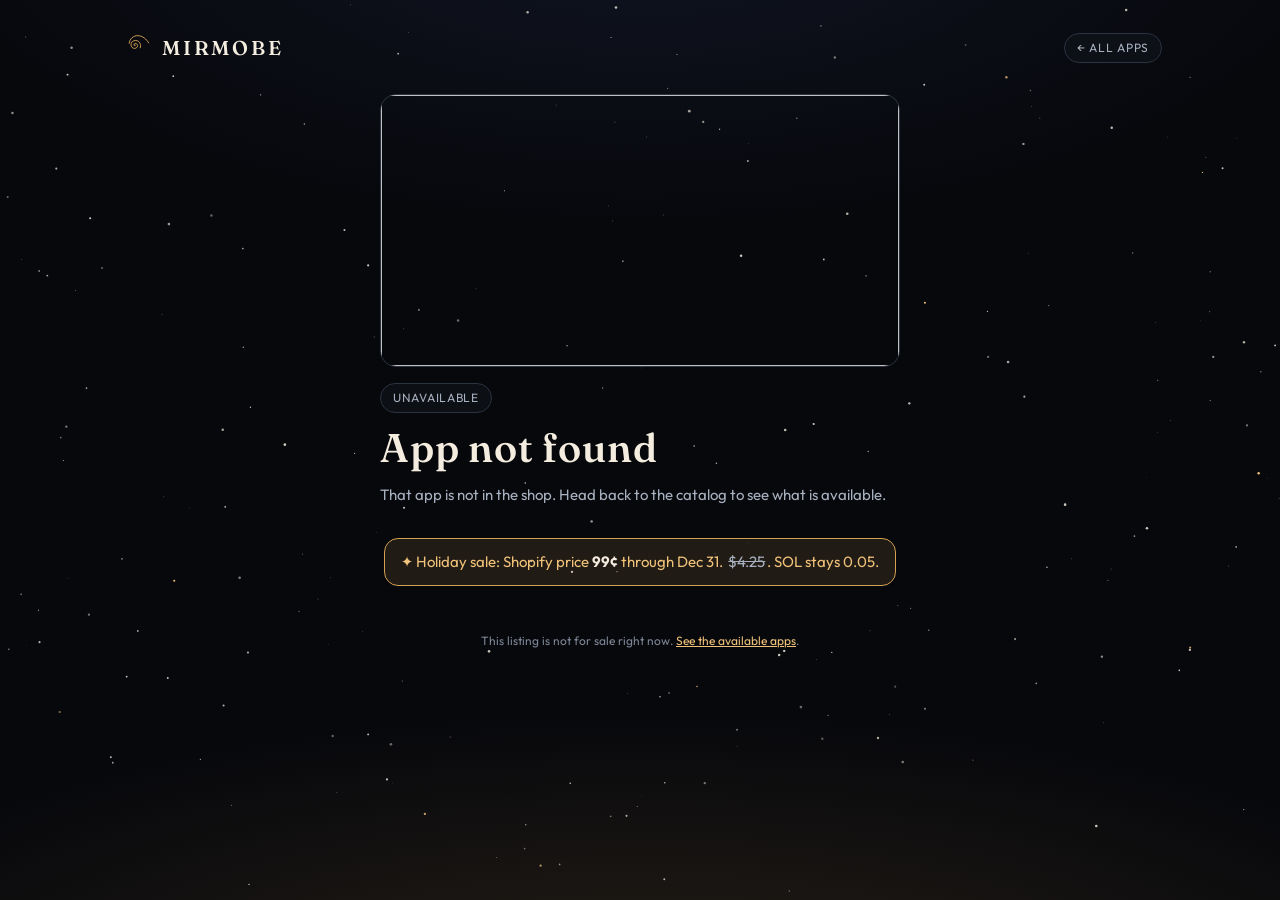
<file: pay.html>
<!doctype html>
<html lang="en">
<head>
<meta charset="utf-8">
<meta name="viewport" content="width=device-width, initial-scale=1, viewport-fit=cover">
<title>Pay 0.05 SOL · Mirmobe Apps</title>
<meta name="description" content="Pay 0.05 SOL on-chain for a Mirmobe app. Scan, tap, verify, done.">
<meta name="theme-color" content="#07080c">
<meta property="og:title" content="Pay 0.05 SOL · Mirmobe Apps">
<meta property="og:image" content="https://mirmobe.github.io/mirmobe-apps/sky/og.jpg">
<link rel="icon" type="image/svg+xml" href="favicon.svg"><link rel="apple-touch-icon" href="mirmobe-mark.png">
<link rel="preconnect" href="https://fonts.googleapis.com"><link rel="preconnect" href="https://fonts.gstatic.com" crossorigin>
<link rel="stylesheet" href="https://fonts.googleapis.com/css2?family=Fraunces:opsz,wght@9..144,560;9..144,640&family=Outfit:wght@400;500;600&display=swap">
<link rel="stylesheet" href="style.css">
</head>
<body>
<canvas id="stars"></canvas>
<div class="wrap">
  <header class="top">
    <a class="brand" href="./"><span data-spiral></span><b>Mirmobe</b></a>
    <a class="chip" href="./" style="text-decoration:none">← All apps</a>
  </header>
  <main class="pay">
    <img class="appimg" id="appImg" alt="">
    <div>
      <span class="chip" id="appTag"></span>
      <h1 id="appName" style="font-size:clamp(28px,7vw,40px);letter-spacing:.02em">Mirmobe App</h1>
      <p class="note" id="appPitch" style="font-size:15px"></p>
    </div>

    <section class="panel granted" id="granted">
      <h2>Access granted ✦</h2>
      <p class="note">Payment verified on-chain. Welcome in, ser. Bookmark the link below.</p>
      <a class="btn primary wide" id="launchBtn" href="#" target="_blank" rel="noopener">Launch the app</a>
    </section>

    <div class="sale-banner" role="status">✦ Holiday sale: Shopify price <strong>99¢</strong> through Dec 31. <s>$4.25</s>. SOL stays 0.05.</div>
    <section class="panel" id="paySection">
      <div class="price"><span class="note">One-time unlock</span><span class="amt">0.05 SOL</span></div>
      <p class="note" style="margin:4px 0 0">Scan with any Solana wallet camera. Amount and memo are prefilled; you just confirm.</p>
      <div class="qrbox" id="qr" role="img" aria-label="Solana Pay QR code"></div>
      <p class="note" style="text-align:center;margin:8px 0 14px">Solana Pay QR · 0.05 SOL to Mirmobe</p>
      <div class="wallets">
        <a class="btn primary" id="connectedPay" href="#" style="display:none">Pay 0.05 SOL with this wallet</a>
        <a class="btn" id="phantomBtn" href="#">Open in Phantom</a>
        <a class="btn" id="solflareBtn" href="#">Open in Solflare</a>
        <a class="btn" id="solanaPayBtn" href="#">Jupiter / any wallet (Solana Pay link)</a>
      </div>
      <p class="note" style="margin:10px 0 6px">Phantom and Solflare open this page in their in-app browser, then tap “Pay 0.05 SOL with this wallet.” Jupiter Mobile has no documented browse deep link, so use the Solana Pay link or scan the QR with Jupiter’s Magic Scan.</p>
      <label for="addr">Or send manually to</label>
      <div class="addr"><code id="addr"></code><button class="btn" id="copyBtn" type="button">Copy</button></div>
    </section>

    <section class="panel">
      <h2>Already paid?</h2>
      <label for="sig">Paste your transaction signature or a Solscan link</label>
      <input type="text" id="sig" autocomplete="off" spellcheck="false" placeholder="5h3x…  or  https://solscan.io/tx/…">
      <div style="height:10px"></div>
      <button class="btn primary wide" id="verifyBtn" type="button">Verify on-chain</button>
      <p class="status" id="status" aria-live="polite"></p>
      <p class="note" style="margin:0">We check: tx succeeded, ≥ 0.05 SOL landed in the Mirmobe wallet, and it’s under 7 days old. Read straight from Solana mainnet, no middleman.</p>
    </section>

    <p class="disclaimer">Buying an app, not a token. No yield, no financial promises. Payments are final; network fees are on you. Prefer USD? <a id="shopLink" href="./">Buy on Shopify</a>.</p>
  </main>
</div>
<script src="apps.js"></script>
<script src="common.js"></script>
<script src="vendor/qrcode.js"></script>
<script>
(function(){
  var M = window.MIRMOBE;
  var slug = new URLSearchParams(location.search).get('app') || '';
  var app = M.apps.filter(function(a){return a.slug===slug;})[0];
  if(!app){
    document.title = 'Not available \u00b7 Mirmobe Apps';
    var unavailableName = slug === 'punch-out' ? 'This app is not available' : 'App not found';
    var unavailablePitch = slug === 'punch-out'
      ? 'This app is temporarily off the shop while it is being reworked. The rest of the catalog is still up.'
      : 'That app is not in the shop. Head back to the catalog to see what is available.';
    document.getElementById('appName').textContent = unavailableName;
    document.getElementById('appPitch').textContent = unavailablePitch;
    document.getElementById('appTag').textContent = 'Unavailable';
    var pay = document.getElementById('paySection'); if(pay) pay.style.display = 'none';
    var granted = document.getElementById('granted'); if(granted) granted.style.display = 'none';
    // Hide the verify/already-paid panel: it is the second .panel after #paySection.
    var panels = document.querySelectorAll('main.pay > section.panel');
    for(var i=0;i<panels.length;i++){ if(panels[i].id !== 'granted' && panels[i].id !== 'paySection'){ panels[i].style.display = 'none'; } }
    var disc = document.querySelector('main.pay > p.disclaimer');
    if(disc) disc.innerHTML = 'This listing is not for sale right now. <a href="./">See the available apps</a>.';
    return;
  }

  // ===== settings (reused from the Meme Crucible paywall) =====
  var PRICE_SOL = M.priceSol, PAYMENT_ADDRESS = M.payTo;
  var RPC_URLS = ['https://solana-rpc.publicnode.com','https://api.mainnet-beta.solana.com'];
  var PAYMENT_MAX_AGE_MS = 7*24*60*60*1000, LAMPORTS_PER_SOL = 1e9;
  var MIN_LAMPORTS = Math.round(PRICE_SOL*LAMPORTS_PER_SOL);
  var LS_UNLOCK = 'mirmobe_apps_unlocked_'+app.slug, LS_USED = 'mirmobe_apps_used_sigs';
  var SOLANA_PAY_URL = 'solana:'+PAYMENT_ADDRESS+'?amount='+PRICE_SOL+'&label='+encodeURIComponent(M.label)+'&message='+encodeURIComponent(app.name);

  document.title = 'Pay 0.05 SOL · '+app.name;
  var $ = function(id){return document.getElementById(id);};
  $('appImg').src = app.img; $('appImg').alt = app.name;
  $('appName').textContent = app.name; $('appPitch').textContent = app.pitch; $('appTag').textContent = app.tag;
  $('addr').textContent = PAYMENT_ADDRESS; $('launchBtn').href = app.url;
  if(app.shopify) $('shopLink').href = app.shopify;

  // QR (bundled qrcode-generator, no third-party API)
  var q = qrcode(0,'M'); q.addData(SOLANA_PAY_URL); q.make();
  $('qr').innerHTML = q.createSvgTag({cellSize:6, margin:2, scalable:true});

  // Wallet deep links
  var here = location.href.split('#')[0], ref = encodeURIComponent(location.origin);
  $('phantomBtn').href  = 'https://phantom.app/ul/browse/'+encodeURIComponent(here)+'?ref='+ref;
  $('solflareBtn').href = 'https://solflare.com/ul/v1/browse/'+encodeURIComponent(here)+'?ref='+ref;
  $('solanaPayBtn').href = SOLANA_PAY_URL;

  $('copyBtn').addEventListener('click', function(){
    var b=this; navigator.clipboard.writeText(PAYMENT_ADDRESS).then(function(){b.textContent='Copied';setTimeout(function(){b.textContent='Copy';},1600);},
      function(){setStatus('Copy failed. Long-press the address to copy it.','err');});
  });

  function setStatus(msg,kind){var s=$('status');s.textContent=msg||'';s.className='status'+(kind?' '+kind:'');}
  function grant(){ $('granted').classList.add('show'); $('granted').scrollIntoView({behavior:'smooth',block:'center'}); }
  if(localStorage.getItem(LS_UNLOCK)==='1') grant();

  function usedSigs(){try{var p=JSON.parse(localStorage.getItem(LS_USED)||'[]');return Array.isArray(p)?p:[];}catch(e){return [];}}
  function extractSignature(raw){
    var t=(raw||'').trim(); if(!t) return '';
    var m=t.match(/(?:solscan\.io|solana\.fm|explorer\.solana\.com|orb\.helius\.dev)\/(?:tx|transaction)\/([1-9A-HJ-NP-Za-km-z]+)/i); if(m) return m[1];
    var s=t.match(/[1-9A-HJ-NP-Za-km-z]{80,90}/); return s?s[0]:'';
  }
  function collectAccountKeys(tx){
    var keys=[], ak=(tx.transaction&&tx.transaction.message&&tx.transaction.message.accountKeys)||[];
    ak.forEach(function(k){keys.push(typeof k==='string'?k:k.pubkey);});
    var l=tx.meta&&tx.meta.loadedAddresses; if(l){(l.writable||[]).forEach(function(k){keys.push(k);});(l.readonly||[]).forEach(function(k){keys.push(k);});}
    return keys;
  }
  function recipientGainLamports(tx,address){
    var keys=collectAccountKeys(tx), i=keys.indexOf(address); if(i===-1) return 0;
    var pre=(tx.meta.preBalances||[])[i], post=(tx.meta.postBalances||[])[i];
    if(!isFinite(pre)||!isFinite(post)) return 0; return post-pre;
  }
  async function rpc(method,params){
    var lastErr;
    for(var i=0;i<RPC_URLS.length;i++){
      try{
        var r=await fetch(RPC_URLS[i],{method:'POST',headers:{'Content-Type':'application/json'},body:JSON.stringify({jsonrpc:'2.0',id:1,method:method,params:params})});
        if(!r.ok) throw new Error('HTTP '+r.status);
        var b=await r.json(); if(b.error) throw new Error(b.error.message||'RPC error');
        return b.result;
      }catch(e){lastErr=e;}
    }
    throw new Error('The Solana network could not be reached ('+(lastErr&&lastErr.message)+'). Try again in a moment.');
  }
  async function verifyPaymentSignature(signature){
    if(usedSigs().indexOf(signature)!==-1 && localStorage.getItem(LS_UNLOCK)!=='1') throw new Error('This signature was already used for a different app in this browser.');
    var tx=await rpc('getTransaction',[signature,{encoding:'jsonParsed',maxSupportedTransactionVersion:0,commitment:'confirmed'}]);
    if(!tx) throw new Error('Transaction not found yet. Give it a few seconds, then try again.');
    if(tx.meta==null||tx.meta.err) throw new Error('That transaction did not succeed on-chain.');
    var age=Date.now()-((tx.blockTime||0)*1000);
    if(!tx.blockTime||age>PAYMENT_MAX_AGE_MS||age<-60000) throw new Error('That payment is older than 7 days, or has no timestamp.');
    if(recipientGainLamports(tx,PAYMENT_ADDRESS)<MIN_LAMPORTS) throw new Error('That transaction did not send at least '+PRICE_SOL+' SOL to the Mirmobe wallet.');
    var u=usedSigs(); if(u.indexOf(signature)===-1){u.push(signature);localStorage.setItem(LS_USED,JSON.stringify(u));}
    localStorage.setItem(LS_UNLOCK,'1');
  }
  async function runVerify(sig){
    var b=$('verifyBtn'); b.disabled=true; setStatus('Reading the chain…','pending');
    try{ await verifyPaymentSignature(sig); setStatus('Verified. 0.05 SOL received. WAGMI.','ok'); grant(); }
    catch(e){ setStatus(e&&e.message?e.message:'Could not verify that payment.','err'); throw e; }
    finally{ b.disabled=false; }
  }
  $('verifyBtn').addEventListener('click',function(){
    var sig=extractSignature($('sig').value);
    if(!sig){setStatus('Paste a valid Solana transaction signature first.','err');return;}
    runVerify(sig).catch(function(){});
  });

  // In-wallet browser: pay directly with the injected provider
  function provider(){
    if(window.phantom&&window.phantom.solana&&window.phantom.solana.isPhantom) return window.phantom.solana;
    if(window.solflare&&window.solflare.isSolflare) return window.solflare;
    if(window.jupiter&&window.jupiter.solana) return window.jupiter.solana;
    if(window.solana) return window.solana;
    return null;
  }
  function setupInjected(){
    var p=provider(); if(!p) return;
    var btn=$('connectedPay'); btn.style.display='';
    btn.addEventListener('click',function(ev){ev.preventDefault();payWithProvider(p);});
  }
  function b58(bytes){var A='123456789ABCDEFGHJKLMNPQRSTUVWXYZabcdefghijkmnopqrstuvwxyz',d=[0],i,j,c,out='';bytes=Array.from(bytes);for(i=0;i<bytes.length;i++){c=bytes[i];for(j=0;j<d.length;j++){c+=d[j]<<8;d[j]=c%58;c=(c/58)|0;}while(c){d.push(c%58);c=(c/58)|0;}}for(i=0;i<bytes.length&&bytes[i]===0;i++)out+='1';for(i=d.length-1;i>=0;i--)out+=A[d[i]];return out;}
  function loadWeb3(){return new Promise(function(res,rej){if(window.solanaWeb3)return res(window.solanaWeb3);var s=document.createElement('script');s.src='vendor/solana-web3.iife.min.js';s.onload=function(){res(window.solanaWeb3);};s.onerror=rej;document.head.appendChild(s);});}
  async function payWithProvider(p){
    try{
      setStatus('Connecting wallet…','pending');
      var W=await loadWeb3();
      var resp=await p.connect(); var from=(resp&&resp.publicKey)||p.publicKey;
      from=new W.PublicKey(from.toString());
      var bh=await rpc('getLatestBlockhash',[{commitment:'confirmed'}]);
      var tx=new W.Transaction({feePayer:from,recentBlockhash:bh.value.blockhash});
      tx.add(W.SystemProgram.transfer({fromPubkey:from,toPubkey:new W.PublicKey(PAYMENT_ADDRESS),lamports:MIN_LAMPORTS}));
      setStatus('Confirm 0.05 SOL in your wallet…','pending');
      var out=await p.signAndSendTransaction(tx);
      var sig=(out&&out.signature)||out; if(typeof sig!=='string') sig=b58(sig);
      $('sig').value=sig;
      setStatus('Sent. Waiting for confirmation…','pending');
      for(var i=0;i<20;i++){ await new Promise(function(r){setTimeout(r,2500);}); try{ await runVerify(sig); return; }catch(e){ if(!/not found/i.test(e.message)) return; } }
    }catch(e){ setStatus((e&&e.message)||'Wallet payment was cancelled.','err'); }
  }
  if(document.readyState==='complete') setupInjected(); else addEventListener('load',function(){setTimeout(setupInjected,300);});
})();
</script>
</body>
</html>
</file>
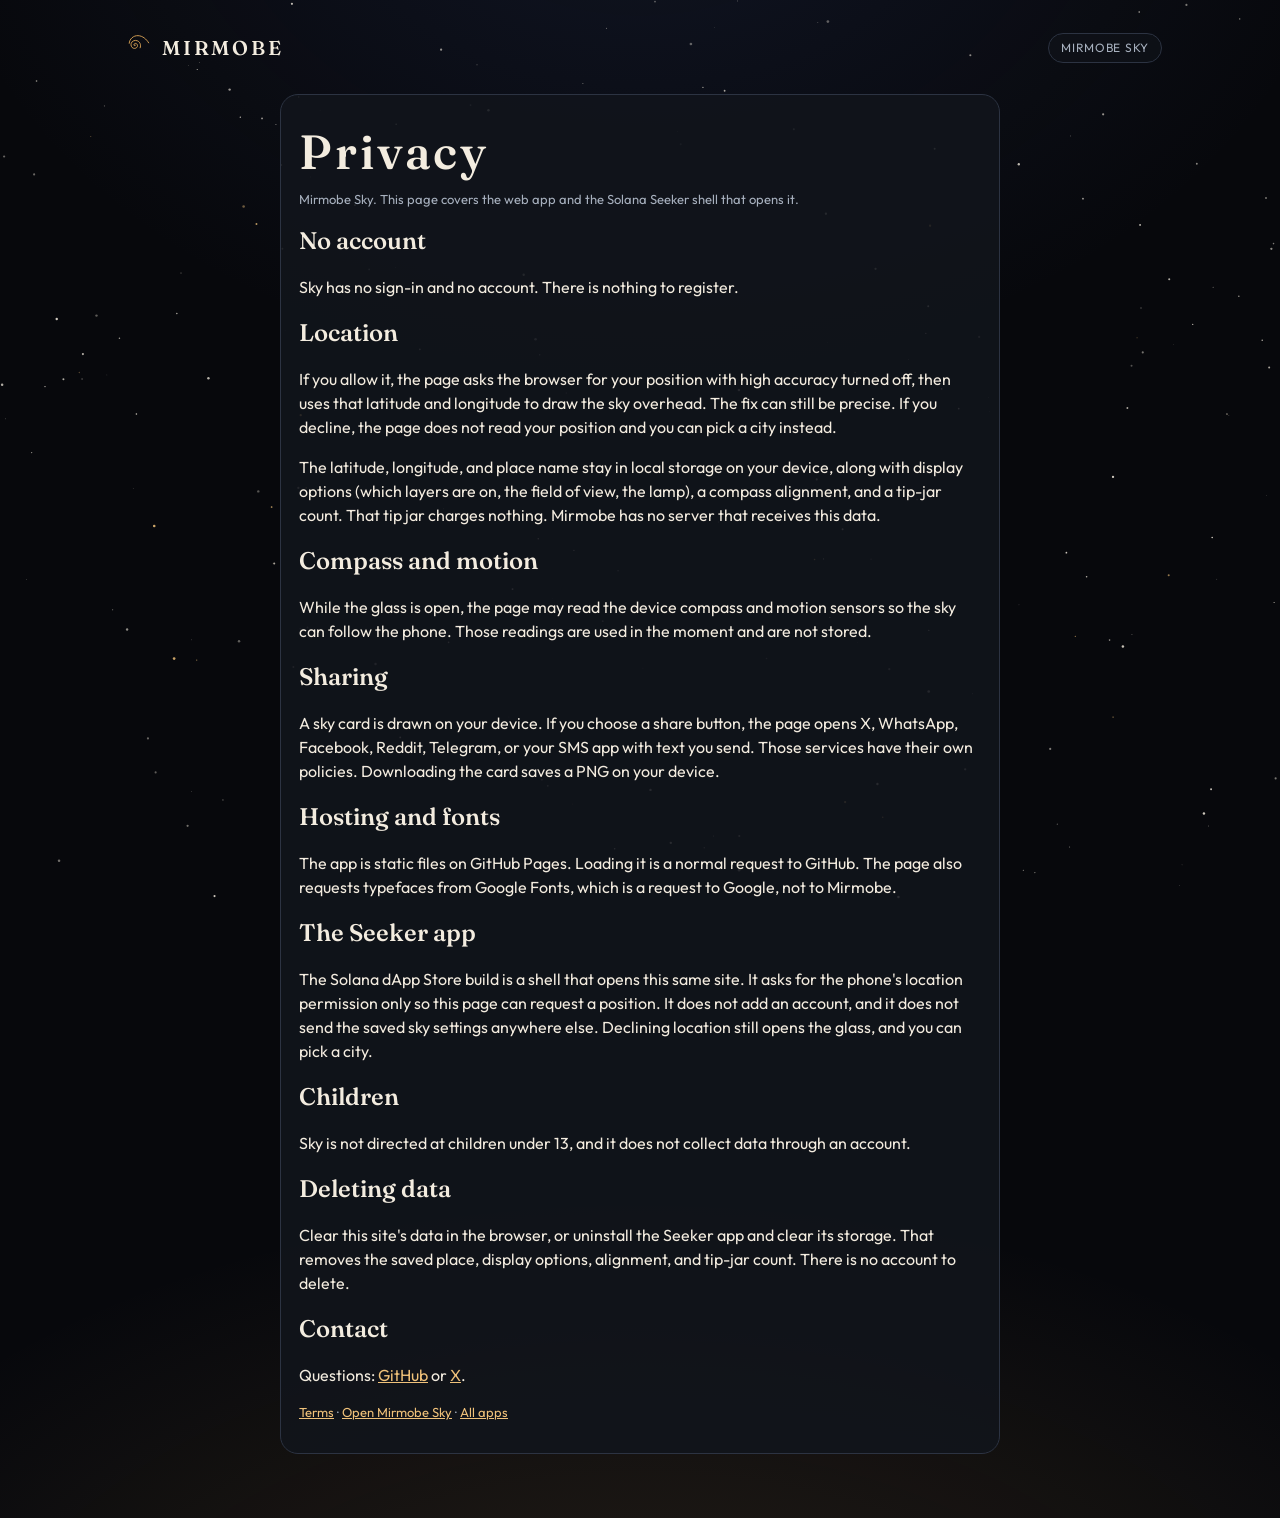
<file: sky/privacy.html>
<!doctype html>
<html lang="en">
<head>
<meta charset="utf-8">
<meta name="viewport" content="width=device-width, initial-scale=1, viewport-fit=cover">
<title>Privacy · Mirmobe Sky</title>
<meta name="description" content="How Mirmobe Sky handles location, compass readings, and data stored on your device.">
<link rel="canonical" href="https://mirmobe.github.io/mirmobe-apps/sky/privacy.html">
<meta name="theme-color" content="#07080c">
<meta property="og:type" content="website">
<meta property="og:url" content="https://mirmobe.github.io/mirmobe-apps/sky/privacy.html">
<meta property="og:title" content="Privacy · Mirmobe Sky">
<meta property="og:description" content="How Mirmobe Sky handles location, compass readings, and data stored on your device.">
<meta property="og:image" content="https://mirmobe.github.io/mirmobe-apps/sky/og.jpg">
<meta name="twitter:card" content="summary_large_image">
<meta name="twitter:title" content="Privacy · Mirmobe Sky">
<meta name="twitter:description" content="How Mirmobe Sky handles location, compass readings, and data stored on your device.">
<meta name="twitter:image" content="https://mirmobe.github.io/mirmobe-apps/sky/og.jpg">
<link rel="icon" type="image/svg+xml" href="../favicon.svg">
<link rel="preconnect" href="https://fonts.googleapis.com"><link rel="preconnect" href="https://fonts.gstatic.com" crossorigin>
<link rel="stylesheet" href="https://fonts.googleapis.com/css2?family=Fraunces:opsz,wght@9..144,560;9..144,640&family=Outfit:wght@400;500;600&display=swap">
<link rel="stylesheet" href="../style.css">
</head>
<body>
<canvas id="stars"></canvas>
<div class="wrap">
  <header class="top">
    <a class="brand" href="../"><span data-spiral></span><b>Mirmobe</b></a>
    <a class="chip" href="./" style="text-decoration:none">Mirmobe Sky</a>
  </header>
  <section class="panel" style="max-width:720px;margin:0 auto">
    <h1 style="font-size:clamp(32px,6vw,48px)">Privacy</h1>
    <p class="note">Mirmobe Sky. This page covers the web app and the Solana Seeker shell that opens it.</p>
    <h2>No account</h2>
    <p>Sky has no sign-in and no account. There is nothing to register.</p>
    <h2>Location</h2>
    <p>If you allow it, the page asks the browser for your position with high accuracy turned off, then uses that latitude and longitude to draw the sky overhead. The fix can still be precise. If you decline, the page does not read your position and you can pick a city instead.</p>
    <p>The latitude, longitude, and place name stay in local storage on your device, along with display options (which layers are on, the field of view, the lamp), a compass alignment, and a tip-jar count. That tip jar charges nothing. Mirmobe has no server that receives this data.</p>
    <h2>Compass and motion</h2>
    <p>While the glass is open, the page may read the device compass and motion sensors so the sky can follow the phone. Those readings are used in the moment and are not stored.</p>
    <h2>Sharing</h2>
    <p>A sky card is drawn on your device. If you choose a share button, the page opens X, WhatsApp, Facebook, Reddit, Telegram, or your SMS app with text you send. Those services have their own policies. Downloading the card saves a PNG on your device.</p>
    <h2>Hosting and fonts</h2>
    <p>The app is static files on GitHub Pages. Loading it is a normal request to GitHub. The page also requests typefaces from Google Fonts, which is a request to Google, not to Mirmobe.</p>
    <h2>The Seeker app</h2>
    <p>The Solana dApp Store build is a shell that opens this same site. It asks for the phone's location permission only so this page can request a position. It does not add an account, and it does not send the saved sky settings anywhere else. Declining location still opens the glass, and you can pick a city.</p>
    <h2>Children</h2>
    <p>Sky is not directed at children under 13, and it does not collect data through an account.</p>
    <h2>Deleting data</h2>
    <p>Clear this site's data in the browser, or uninstall the Seeker app and clear its storage. That removes the saved place, display options, alignment, and tip-jar count. There is no account to delete.</p>
    <h2>Contact</h2>
    <p>Questions: <a href="https://github.com/mirmobe/mirmobe-apps">GitHub</a> or <a href="https://x.com/mirmobe">X</a>.</p>
    <p class="note"><a href="terms.html">Terms</a> · <a href="./">Open Mirmobe Sky</a> · <a href="../">All apps</a></p>
  </section>
</div>
<script src="../common.js"></script>
</body>
</html>
</file>
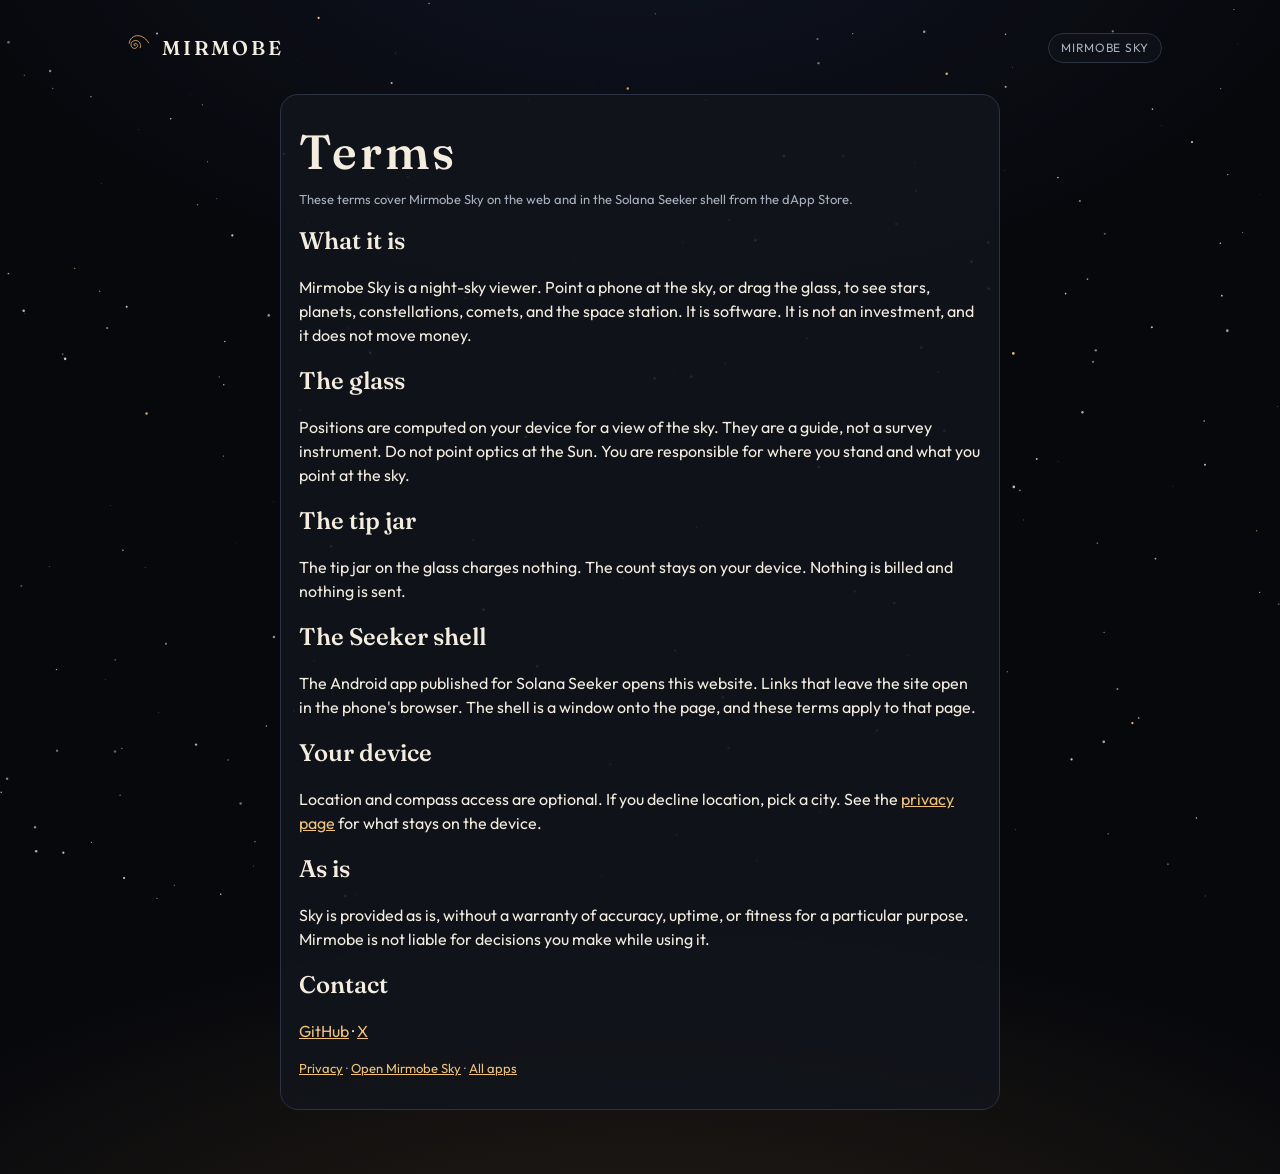
<file: sky/terms.html>
<!doctype html>
<html lang="en">
<head>
<meta charset="utf-8">
<meta name="viewport" content="width=device-width, initial-scale=1, viewport-fit=cover">
<title>Terms · Mirmobe Sky</title>
<meta name="description" content="Terms for Mirmobe Sky, a night-sky viewer for the web and Solana Seeker.">
<link rel="canonical" href="https://mirmobe.github.io/mirmobe-apps/sky/terms.html">
<meta name="theme-color" content="#07080c">
<meta property="og:type" content="website">
<meta property="og:url" content="https://mirmobe.github.io/mirmobe-apps/sky/terms.html">
<meta property="og:title" content="Terms · Mirmobe Sky">
<meta property="og:description" content="Terms for Mirmobe Sky, a night-sky viewer for the web and Solana Seeker.">
<meta property="og:image" content="https://mirmobe.github.io/mirmobe-apps/sky/og.jpg">
<meta name="twitter:card" content="summary_large_image">
<meta name="twitter:title" content="Terms · Mirmobe Sky">
<meta name="twitter:description" content="Terms for Mirmobe Sky, a night-sky viewer for the web and Solana Seeker.">
<meta name="twitter:image" content="https://mirmobe.github.io/mirmobe-apps/sky/og.jpg">
<link rel="icon" type="image/svg+xml" href="../favicon.svg">
<link rel="preconnect" href="https://fonts.googleapis.com"><link rel="preconnect" href="https://fonts.gstatic.com" crossorigin>
<link rel="stylesheet" href="https://fonts.googleapis.com/css2?family=Fraunces:opsz,wght@9..144,560;9..144,640&family=Outfit:wght@400;500;600&display=swap">
<link rel="stylesheet" href="../style.css">
</head>
<body>
<canvas id="stars"></canvas>
<div class="wrap">
  <header class="top">
    <a class="brand" href="../"><span data-spiral></span><b>Mirmobe</b></a>
    <a class="chip" href="./" style="text-decoration:none">Mirmobe Sky</a>
  </header>
  <section class="panel" style="max-width:720px;margin:0 auto">
    <h1 style="font-size:clamp(32px,6vw,48px)">Terms</h1>
    <p class="note">These terms cover Mirmobe Sky on the web and in the Solana Seeker shell from the dApp Store.</p>
    <h2>What it is</h2>
    <p>Mirmobe Sky is a night-sky viewer. Point a phone at the sky, or drag the glass, to see stars, planets, constellations, comets, and the space station. It is software. It is not an investment, and it does not move money.</p>
    <h2>The glass</h2>
    <p>Positions are computed on your device for a view of the sky. They are a guide, not a survey instrument. Do not point optics at the Sun. You are responsible for where you stand and what you point at the sky.</p>
    <h2>The tip jar</h2>
    <p>The tip jar on the glass charges nothing. The count stays on your device. Nothing is billed and nothing is sent.</p>
    <h2>The Seeker shell</h2>
    <p>The Android app published for Solana Seeker opens this website. Links that leave the site open in the phone's browser. The shell is a window onto the page, and these terms apply to that page.</p>
    <h2>Your device</h2>
    <p>Location and compass access are optional. If you decline location, pick a city. See the <a href="privacy.html">privacy page</a> for what stays on the device.</p>
    <h2>As is</h2>
    <p>Sky is provided as is, without a warranty of accuracy, uptime, or fitness for a particular purpose. Mirmobe is not liable for decisions you make while using it.</p>
    <h2>Contact</h2>
    <p><a href="https://github.com/mirmobe/mirmobe-apps">GitHub</a> · <a href="https://x.com/mirmobe">X</a></p>
    <p class="note"><a href="privacy.html">Privacy</a> · <a href="./">Open Mirmobe Sky</a> · <a href="../">All apps</a></p>
  </section>
</div>
<script src="../common.js"></script>
</body>
</html>
</file>
<file: style.css>
:root{--void:#07080c;--ink:#12151c;--panel:#1a1e28;--line:#2c3342;--brass:#d4a054;--brass-hi:#f0c27a;--parchment:#f3ecdf;--mist:#a7b0be;--ok:#7fd1a6;--err:#e07058;
--display:'Fraunces',Georgia,serif;--body:'Outfit',system-ui,-apple-system,sans-serif}
*{box-sizing:border-box}
html{background:var(--void)}
body{margin:0;min-height:100dvh;color:var(--parchment);font-family:var(--body);line-height:1.5;-webkit-font-smoothing:antialiased;
background:radial-gradient(120% 60% at 50% 115%,rgba(212,160,84,.16),transparent 60%),radial-gradient(80% 50% at 50% -10%,rgba(60,80,140,.18),transparent 70%),var(--void)}
canvas#stars{position:fixed;inset:0;width:100%;height:100%;z-index:0;pointer-events:none}
.wrap{position:relative;z-index:1;max-width:1080px;margin:0 auto;padding:28px 18px 64px}
a{color:var(--brass-hi)}
header.top{display:flex;align-items:center;justify-content:space-between;gap:12px;margin-bottom:26px}
.brand{display:flex;align-items:center;gap:10px;text-decoration:none;color:var(--parchment)}
.brand svg{width:34px;height:34px;color:var(--brass)}
.brand b{font-family:var(--display);font-weight:560;font-size:20px;letter-spacing:.14em;text-transform:uppercase}
.chip{display:inline-flex;align-items:center;gap:6px;border:1px solid var(--line);border-radius:999px;padding:5px 12px;font-size:12px;color:var(--mist);background:rgba(18,21,28,.6);letter-spacing:.06em;text-transform:uppercase}
.hero{text-align:center;padding:28px 0 18px}
.hero .spiral{width:84px;height:84px;color:var(--brass);filter:drop-shadow(0 0 18px rgba(212,160,84,.45))}
h1{font-family:var(--display);font-weight:560;font-size:clamp(34px,7vw,60px);line-height:1.05;letter-spacing:.06em;margin:14px 0 8px}
h2{font-family:var(--display);font-weight:560;font-size:24px;margin:0 0 6px}
.lede{color:var(--mist);max-width:620px;margin:0 auto;font-size:17px}
.lede em{color:var(--brass-hi);font-style:normal}
.grid{display:grid;grid-template-columns:repeat(auto-fill,minmax(290px,1fr));gap:18px;margin-top:28px}
.card{background:linear-gradient(180deg,rgba(26,30,40,.92),rgba(18,21,28,.92));border:1px solid var(--line);border-radius:18px;overflow:hidden;display:flex;flex-direction:column;transition:border-color .2s,transform .2s,box-shadow .2s}
.card:hover{border-color:rgba(212,160,84,.55);transform:translateY(-2px);box-shadow:0 0 40px -10px rgba(212,160,84,.35)}
.card img{width:100%;aspect-ratio:1200/630;object-fit:cover;display:block;background:var(--ink)}
.card .body{padding:16px 16px 18px;display:flex;flex-direction:column;gap:10px;flex:1}
.card p{margin:0;color:var(--mist);font-size:15px}
.card .actions{display:flex;flex-wrap:wrap;gap:8px;margin-top:auto}
.btn{display:inline-flex;align-items:center;justify-content:center;gap:8px;min-height:44px;padding:10px 16px;border-radius:12px;border:1px solid var(--line);background:rgba(7,8,12,.55);color:var(--parchment);text-decoration:none;font:500 15px var(--body);cursor:pointer;transition:all .15s}
.btn:hover{border-color:var(--brass);color:var(--brass-hi)}
.btn.primary{background:linear-gradient(180deg,#e2b066,#c08a40);color:#1a1206;border-color:transparent;font-weight:600;box-shadow:0 0 22px -6px rgba(212,160,84,.7)}
.btn.primary:hover{filter:brightness(1.08);color:#1a1206}
.btn.wide{width:100%}
.btn[disabled]{opacity:.5;cursor:default}
.note{font-size:13px;color:var(--mist)}
.panel{background:rgba(18,21,28,.88);border:1px solid var(--line);border-radius:18px;padding:18px}
footer{margin-top:44px;text-align:center;color:var(--mist);font-size:13px}
footer a{color:var(--mist)}
/* pay page */
.pay{max-width:520px;margin:0 auto;display:flex;flex-direction:column;gap:16px}
.pay .appimg{width:100%;border-radius:16px;border:1px solid var(--line);aspect-ratio:1200/630;object-fit:cover}
.price{display:flex;align-items:baseline;justify-content:space-between;gap:10px}
.price .amt{font-family:var(--display);font-size:40px;color:var(--brass-hi)}
.qrbox{background:#f3ecdf;border-radius:16px;padding:14px;width:min(100%,280px);margin:6px auto 0;box-shadow:0 0 50px -12px rgba(212,160,84,.6)}
.qrbox svg,.qrbox img{display:block;width:100%;height:auto}
.wallets{display:grid;grid-template-columns:1fr;gap:8px}
.addr{display:flex;gap:8px;align-items:center}
.addr code{flex:1;min-width:0;overflow-wrap:anywhere;font-size:13px;background:var(--void);border:1px solid var(--line);border-radius:10px;padding:10px;color:var(--parchment)}
label{font-size:14px;color:var(--mist)}
input[type=text]{width:100%;min-height:46px;border-radius:12px;border:1px solid var(--line);background:var(--void);color:var(--parchment);padding:10px 12px;font:15px var(--body)}
input[type=text]:focus{outline:none;border-color:var(--brass)}
.status{min-height:22px;font-size:14px}
.status.ok{color:var(--ok)}.status.err{color:var(--err)}.status.pending{color:var(--brass-hi)}
.granted{display:none;text-align:center;border-color:rgba(127,209,166,.5);box-shadow:0 0 50px -14px rgba(127,209,166,.6)}
.granted.show{display:block}
.steps{margin:0;padding-left:20px;color:var(--mist);font-size:14px}
.steps li{margin:4px 0}
.disclaimer{font-size:12px;color:#7d8696;text-align:center}

/* Holiday Shopify sale banner (Nov–Dec 2026). Does not change SOL pricing. */
.sale-banner{text-align:center;border:1px solid var(--brass);border-radius:14px;padding:12px 16px;margin:0 auto 18px;max-width:720px;background:rgba(212,160,84,.12);color:var(--brass-hi);font-size:15px}
.sale-banner strong{color:var(--parchment)}
.sale-banner s{color:var(--mist);margin:0 2px}
</file>
